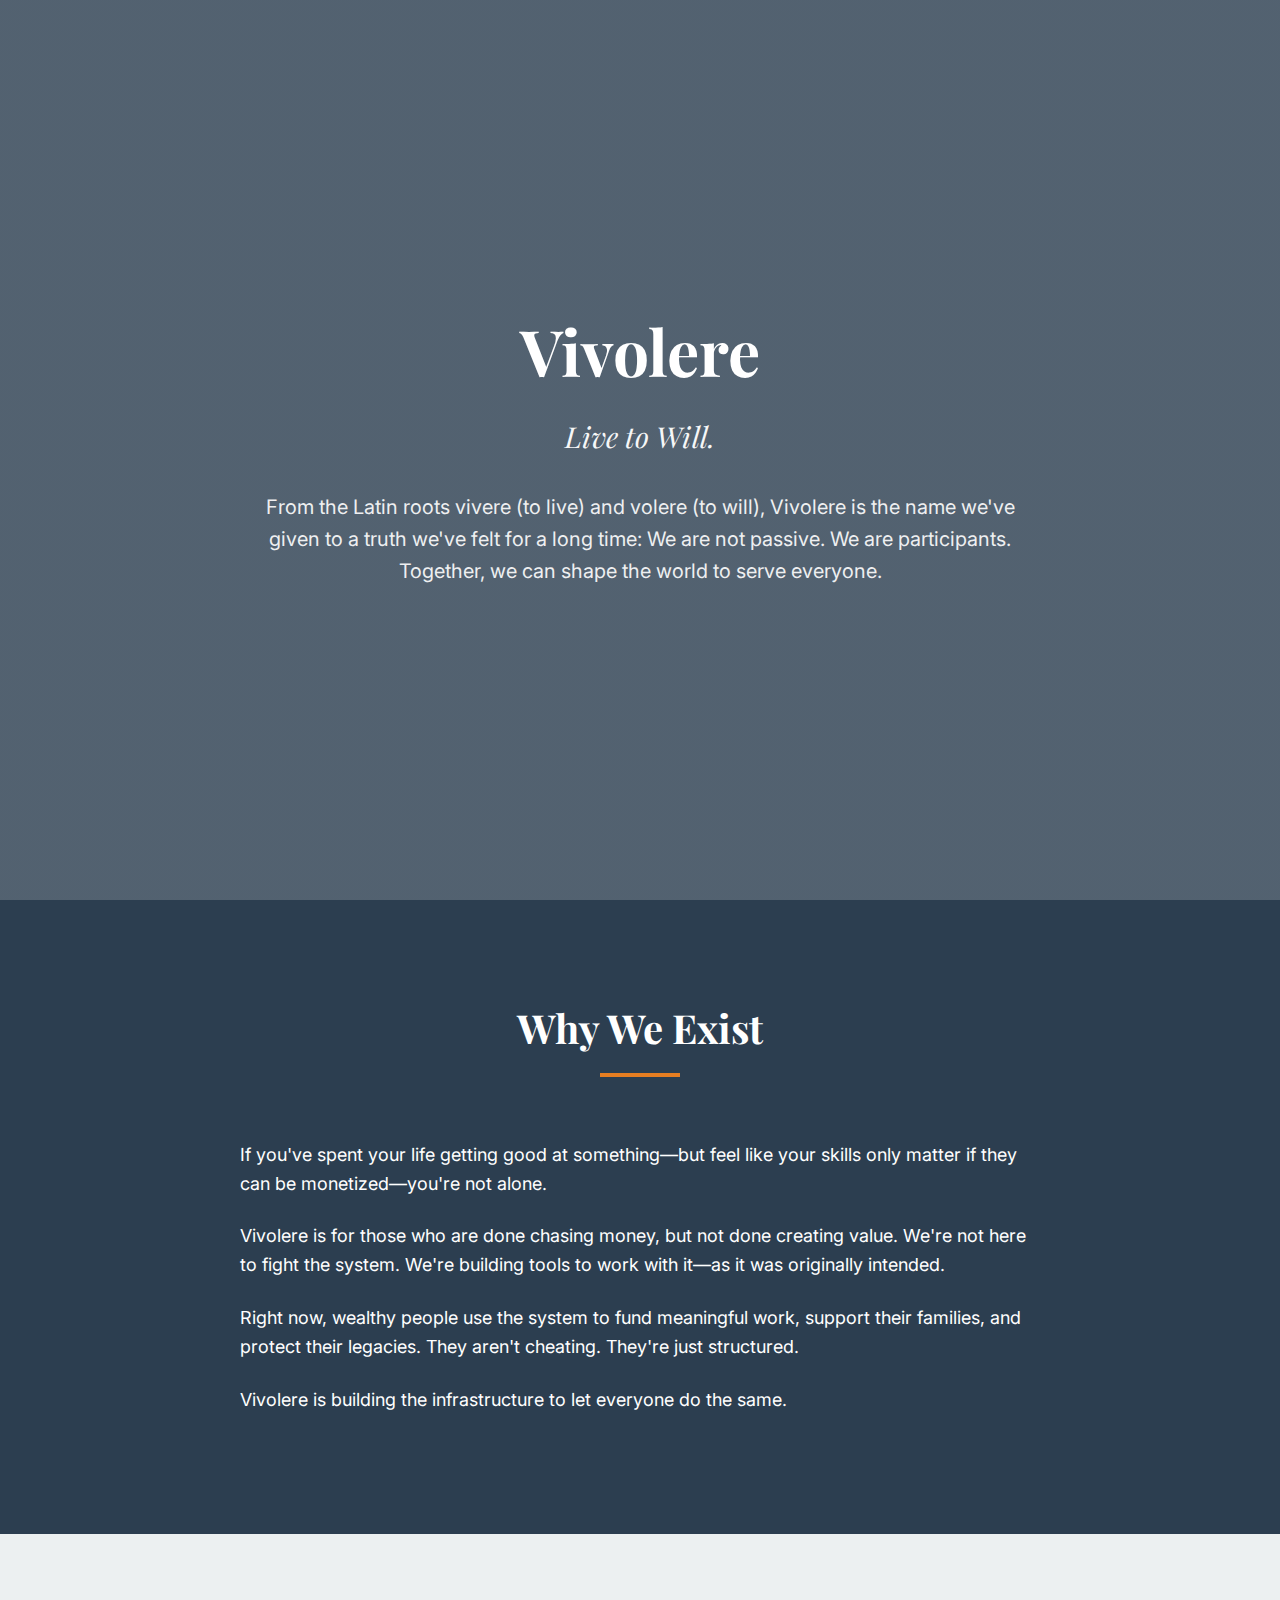
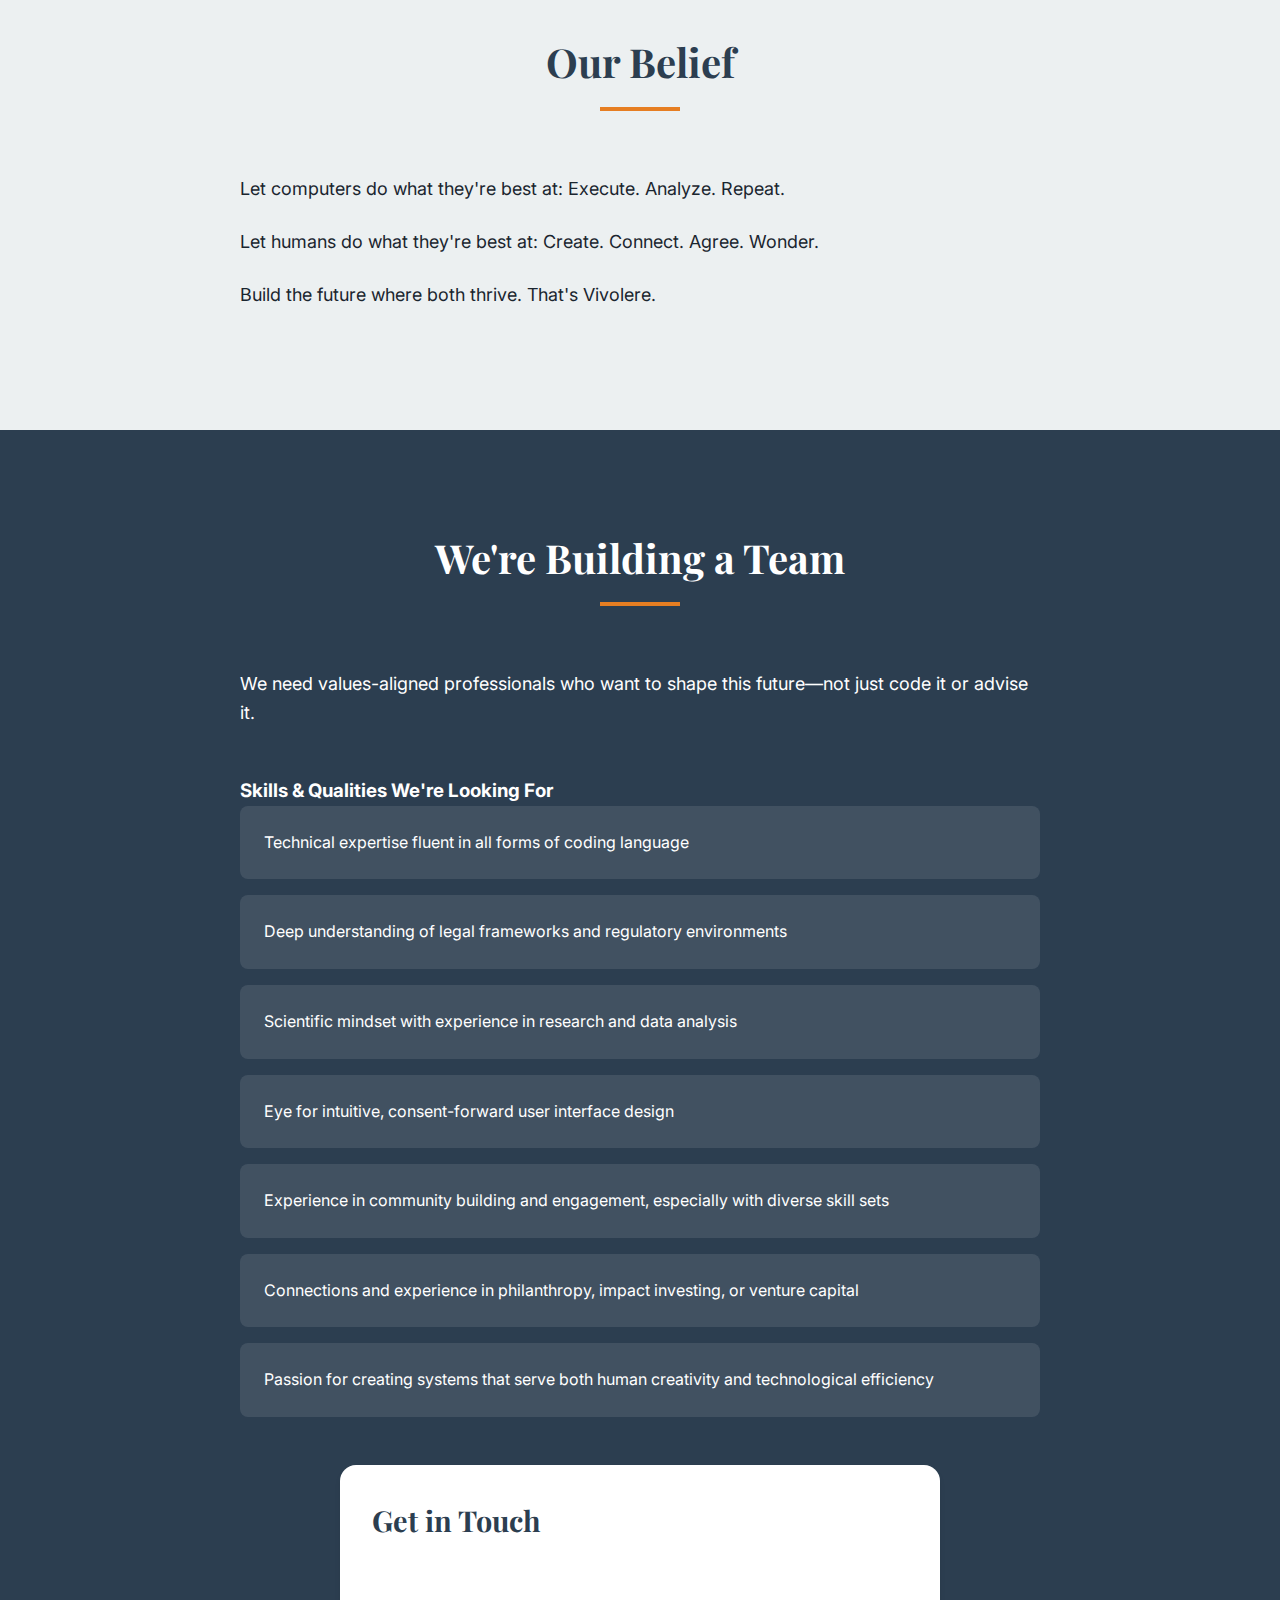
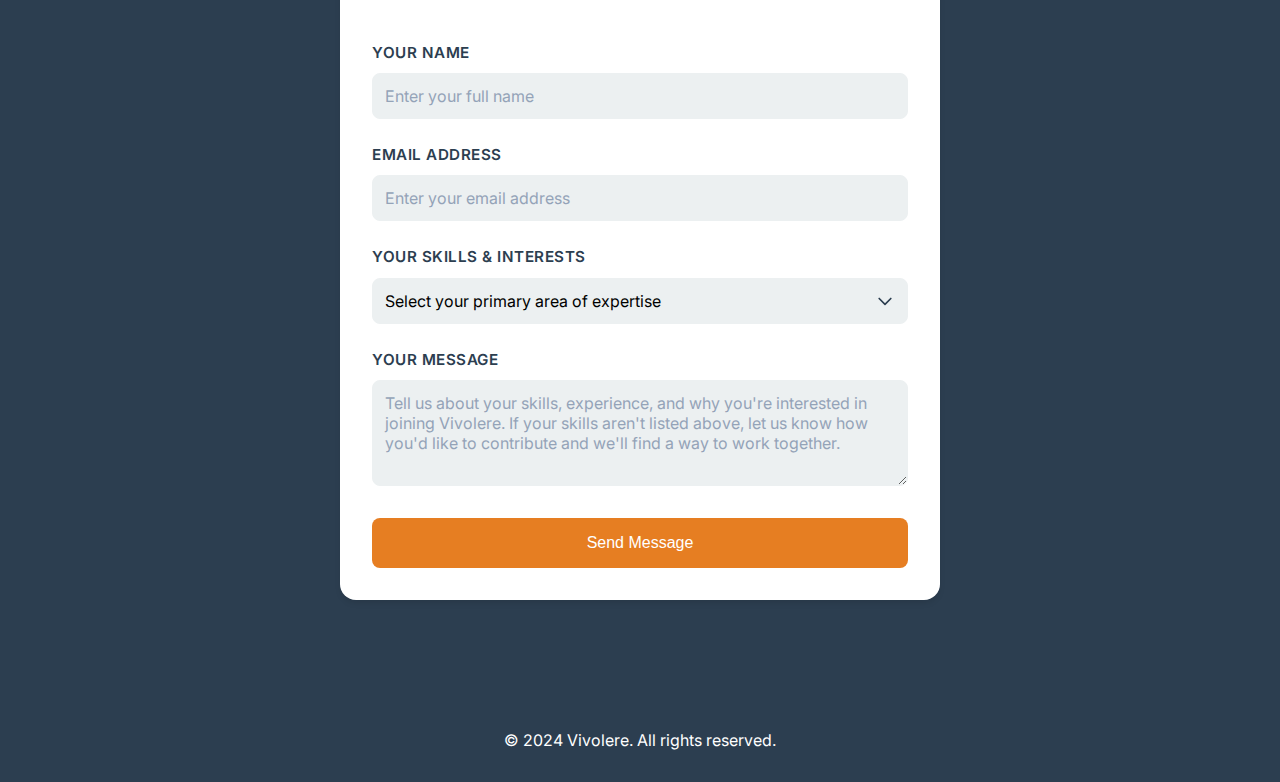
<file: index.html>
<!DOCTYPE html>
<html lang="en">
<head>
    <meta charset="UTF-8">
    <meta name="viewport" content="width=device-width, initial-scale=1.0">
    <title>Vivolere | Live to Will</title>
    <link rel="preconnect" href="https://fonts.googleapis.com">
    <link rel="preconnect" href="https://fonts.gstatic.com" crossorigin>
    <link href="https://fonts.googleapis.com/css2?family=Inter:wght@400;500;600;700&family=Playfair+Display:wght@400;500;600;700&display=swap" rel="stylesheet">
    <style>
        :root {
            --primary: #2C3E50;
            --secondary: #3498DB;
            --accent: #E67E22;
            --light: #ECF0F1;
            --dark: #1A252F;
            --font-main: 'Inter', -apple-system, BlinkMacSystemFont, sans-serif;
            --font-accent: 'Playfair Display', Georgia, serif;
        }
        
        * {
            margin: 0;
            padding: 0;
            box-sizing: border-box;
        }
        
        body {
            font-family: var(--font-main);
            line-height: 1.6;
            color: var(--dark);
            background-color: var(--light);
            overflow-x: hidden;
        }
        
        .container {
            max-width: 1200px;
            margin: 0 auto;
            padding: 0 2rem;
        }
        
        /* Hero Section */
        .hero {
            height: 100vh;
            display: flex;
            align-items: center;
            background: linear-gradient(rgba(44, 62, 80, 0.8), rgba(44, 62, 80, 0.8)), url('https://images.unsplash.com/photo-1451187580459-43490279c0fa?ixlib=rb-1.2.1&auto=format&fit=crop&w=1950&q=80') center/cover no-repeat;
            color: white;
            text-align: center;
        }
        
        .hero-content {
            max-width: 800px;
            margin: 0 auto;
        }
        
        .hero h1 {
            font-family: var(--font-accent);
            font-size: 4rem;
            margin-bottom: 1.5rem;
            line-height: 1.2;
        }
        
        .hero .tagline {
            font-style: italic;
            font-family: var(--font-accent);
            font-size: 1.8rem;
            margin-bottom: 2rem;
            opacity: 0.95;
        }
        
        .hero .subtitle {
            font-size: 1.25rem;
            max-width: 800px;
            margin: 0 auto;
            opacity: 0.9;
        }
        
        /* Sections */
        section {
            padding: 6rem 0;
        }
        
        section:nth-child(even) {
            background-color: var(--primary);
            color: white;
        }
        
        .section-title {
            text-align: center;
            margin-bottom: 4rem;
            position: relative;
        }
        
        .section-title h2 {
            font-family: var(--font-accent);
            font-size: 2.5rem;
            font-weight: 700;
            color: var(--primary);
        }
        
        section:nth-child(even) .section-title h2 {
            color: white;
        }
        
        .section-title::after {
            content: "";
            display: block;
            width: 80px;
            height: 4px;
            background-color: var(--accent);
            margin: 0.8rem auto 0;
        }
        
        section p {
            margin-bottom: 1.5rem;
            font-size: 1.125rem;
            max-width: 800px;
            margin-left: auto;
            margin-right: auto;
        }
        
        /* Roles List */
        .roles {
            max-width: 800px;
            margin: 3rem auto;
        }
        
        .roles ul {
            list-style: none;
        }
        
        .roles li {
            padding: 1.5rem;
            margin-bottom: 1rem;
            background-color: rgba(255, 255, 255, 0.1);
            border-radius: 8px;
            transition: transform 0.3s ease;
        }
        
        .roles li:hover {
            transform: translateX(10px);
        }
        
        /* Contact Form */
        .contact-form {
            max-width: 600px;
            margin: 0 auto;
            padding: 2rem;
            background-color: white;
            border-radius: 1rem;
            box-shadow: 0 4px 6px -1px rgba(0, 0, 0, 0.1);
        }
        
        .contact-form h3 {
            font-family: var(--font-accent);
            font-size: 1.8rem;
            margin-bottom: 1rem;
            color: var(--primary);
        }
        
        .form-group {
            margin-bottom: 1.5rem;
        }
        
        label {
            display: block;
            margin-bottom: 0.5rem;
            font-weight: 600;
            color: var(--primary);
            font-size: 0.95rem;
            text-transform: uppercase;
            letter-spacing: 0.5px;
        }
        
        input,
        select,
        textarea {
            width: 100%;
            padding: 0.75rem;
            border: 1px solid var(--light);
            border-radius: 0.5rem;
            font-family: inherit;
            font-size: 1rem;
            background-color: var(--light);
            transition: all 0.3s ease;
        }
        
        input:focus,
        select:focus,
        textarea:focus {
            outline: none;
            border-color: var(--accent);
            box-shadow: 0 0 0 3px rgba(230, 126, 34, 0.1);
            background-color: white;
        }
        
        input::placeholder,
        textarea::placeholder {
            color: #94a3b8;
        }
        
        select {
            appearance: none;
            background-image: url("data:image/svg+xml,%3Csvg xmlns='http://www.w3.org/2000/svg' fill='none' viewBox='0 0 24 24' stroke='%232C3E50'%3E%3Cpath stroke-linecap='round' stroke-linejoin='round' stroke-width='2' d='M19 9l-7 7-7-7'%3E%3C/path%3E%3C/svg%3E");
            background-repeat: no-repeat;
            background-position: right 0.75rem center;
            background-size: 1.25rem;
            padding-right: 2.5rem;
        }
        
        .submit-btn {
            background-color: var(--accent);
            color: white;
            padding: 1rem 2rem;
            border: none;
            border-radius: 0.5rem;
            font-size: 1rem;
            font-weight: 500;
            cursor: pointer;
            transition: all 0.3s ease;
            width: 100%;
        }
        
        .submit-btn:hover {
            background-color: #d35400;
            transform: translateY(-3px);
        }
        
        /* Footer */
        footer {
            background-color: var(--primary);
            color: white;
            padding: 2rem 0;
            text-align: center;
        }
        
        /* Responsive Design */
        @media (max-width: 768px) {
            .hero h1 {
                font-size: 3rem;
            }
            
            .hero .tagline {
                font-size: 1.5rem;
            }
            
            .hero .subtitle {
                font-size: 1.125rem;
            }
            
            section {
                padding: 4rem 0;
            }
            
            .section-title h2 {
                font-size: 2rem;
            }
            
            .container {
                padding: 0 1rem;
            }
        }
        
        @media (max-width: 480px) {
            .hero h1 {
                font-size: 2.5rem;
            }
            
            .hero {
                padding: 6rem 0;
            }
            
            section {
                padding: 3rem 0;
            }
        }
    </style>
</head>
<body>
    <header class="hero">
        <div class="container">
            <div class="hero-content">
                <h1>Vivolere</h1>
                <p class="tagline">Live to Will.</p>
                <p class="subtitle">From the Latin roots vivere (to live) and volere (to will), Vivolere is the name we've given to a truth we've felt for a long time: We are not passive. We are participants. Together, we can shape the world to serve everyone.</p>
            </div>
        </div>
    </header>

    <section class="why-we-exist">
        <div class="container">
            <div class="section-title">
                <h2>Why We Exist</h2>
            </div>
            <p>If you've spent your life getting good at something—but feel like your skills only matter if they can be monetized—you're not alone.</p>
            <p>Vivolere is for those who are done chasing money, but not done creating value. We're not here to fight the system. We're building tools to work with it—as it was originally intended.</p>
            <p>Right now, wealthy people use the system to fund meaningful work, support their families, and protect their legacies. They aren't cheating. They're just structured.</p>
            <p>Vivolere is building the infrastructure to let everyone do the same.</p>
        </div>
    </section>

    <section class="our-belief">
        <div class="container">
            <div class="section-title">
                <h2>Our Belief</h2>
            </div>
            <p>Let computers do what they're best at: Execute. Analyze. Repeat.</p>
            <p>Let humans do what they're best at: Create. Connect. Agree. Wonder.</p>
            <p>Build the future where both thrive. That's Vivolere.</p>
        </div>
    </section>

    <section class="join-team">
        <div class="container">
            <div class="section-title">
                <h2>We're Building a Team</h2>
            </div>
            <p>We need values-aligned professionals who want to shape this future—not just code it or advise it.</p>
            
            <div class="roles">
                <h3>Skills & Qualities We're Looking For</h3>
                <ul>
                    <li>Technical expertise fluent in all forms of coding language</li>
                    <li>Deep understanding of legal frameworks and regulatory environments</li>
                    <li>Scientific mindset with experience in research and data analysis</li>
                    <li>Eye for intuitive, consent-forward user interface design</li>
                    <li>Experience in community building and engagement, especially with diverse skill sets</li>
                    <li>Connections and experience in philanthropy, impact investing, or venture capital</li>
                    <li>Passion for creating systems that serve both human creativity and technological efficiency</li>
                </ul>
            </div>

            <div class="contact-form">
                <h3>Get in Touch</h3>
                <p>We want to hear from you if this feels like something you've been waiting to find.</p>
                <form action="https://formspree.io/f/mzzrrqjw" method="POST">
                    <div class="form-group">
                        <label for="name">Your Name</label>
                        <input type="text" id="name" name="name" placeholder="Enter your full name" required>
                    </div>
                    
                    <div class="form-group">
                        <label for="email">Email Address</label>
                        <input type="email" id="email" name="email" placeholder="Enter your email address" required>
                    </div>
                    
                    <div class="form-group">
                        <label for="role">Your Skills & Interests</label>
                        <select id="role" name="role" required>
                            <option value="">Select your primary area of expertise</option>
                            <option value="technical">Technical Development & Coding</option>
                            <option value="legal">Legal & Regulatory</option>
                            <option value="scientific">Scientific Research & Analysis</option>
                            <option value="design">User Interface & Experience Design</option>
                            <option value="community">Community Building & Engagement</option>
                            <option value="funding">Philanthropy & Investment</option>
                            <option value="other">Other - Let's Discuss How You Can Help</option>
                        </select>
                    </div>
                    
                    <div class="form-group">
                        <label for="message">Your Message</label>
                        <textarea id="message" name="message" rows="4" placeholder="Tell us about your skills, experience, and why you're interested in joining Vivolere. If your skills aren't listed above, let us know how you'd like to contribute and we'll find a way to work together." required></textarea>
                    </div>
                    
                    <button type="submit" class="submit-btn">Send Message</button>
                </form>
            </div>
        </div>
    </section>

    <footer>
        <div class="container">
            <p>&copy; 2024 Vivolere. All rights reserved.</p>
        </div>
    </footer>
</body>
</html>
</file>
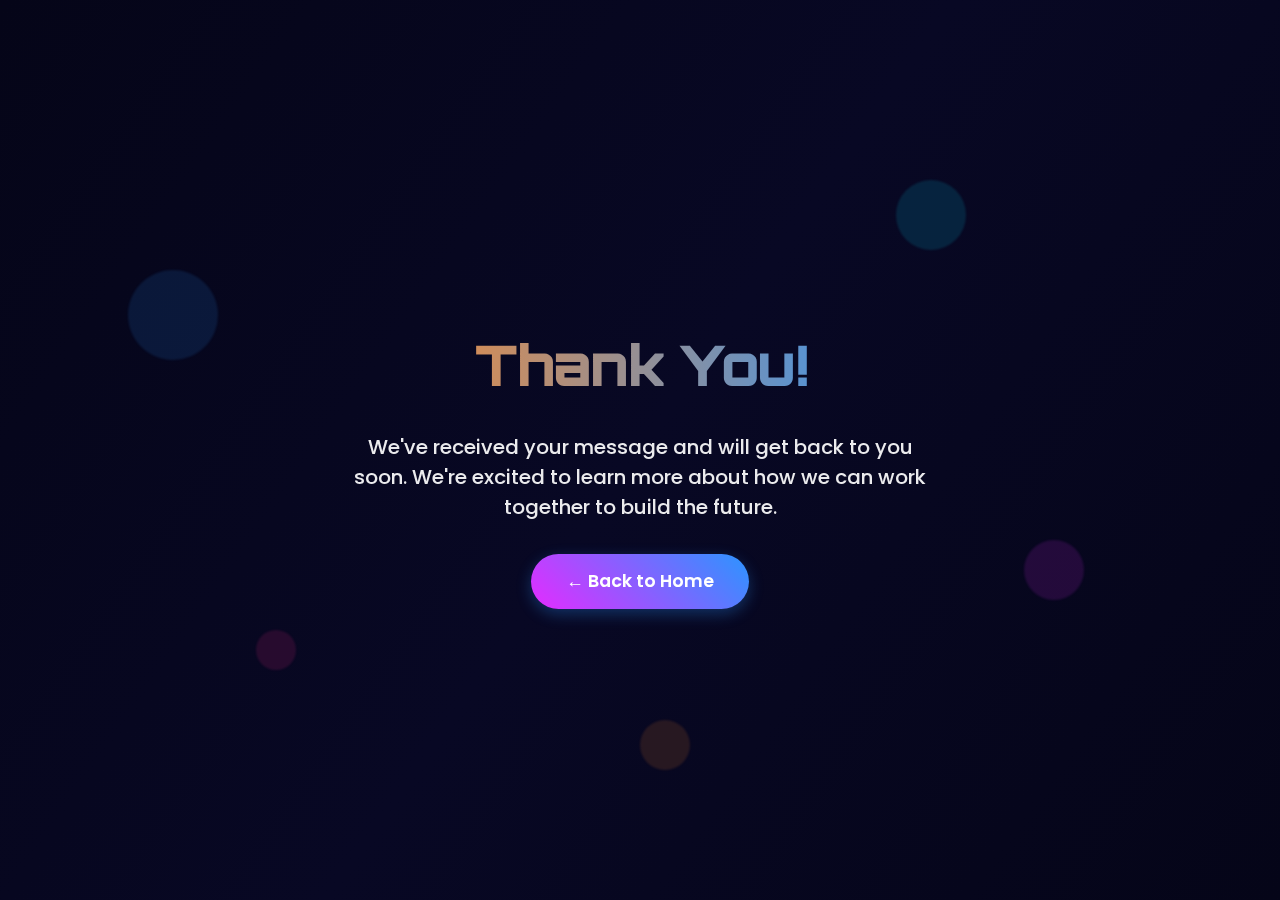
<file: thanks.html>
<!DOCTYPE html>
<html lang="en">
<head>
    <meta charset="UTF-8">
    <meta name="viewport" content="width=device-width, initial-scale=1.0">
    <title>Thank You - Vivolere</title>
    <style>
        @import url('https://fonts.googleapis.com/css2?family=Orbitron:wght@400;700;900&family=Poppins:wght@300;400;600;700&display=swap');
        :root {
            --neon-purple: #e42bff;
            --neon-blue: #2b95ff;
            --neon-teal: #00e1ff;
            --neon-orange: #ff8a2b;
            --neon-pink: #ff2b8a;
            --dark-bg: #050518;
        }
        html, body {
            height: 100%;
        }
        body {
            min-height: 100vh;
            background: linear-gradient(125deg, #050518, #080824, #050518);
            color: white;
            font-family: 'Poppins', sans-serif;
            margin: 0;
            display: flex;
            align-items: center;
            justify-content: center;
            position: relative;
            overflow: hidden;
        }
        .bg-particles {
            position: fixed;
            top: 0; left: 0; width: 100vw; height: 100vh;
            pointer-events: none;
            z-index: 0;
            overflow: hidden;
        }
        .bg-particle {
            position: absolute;
            border-radius: 50%;
            opacity: 0.13;
            filter: blur(1px);
            animation: float 8s infinite alternate;
        }
        .bg-particle.blue {
            background: var(--neon-blue);
            width: 90px; height: 90px; left: 10vw; top: 30vh;
            animation-delay: 0s;
        }
        .bg-particle.purple {
            background: var(--neon-purple);
            width: 60px; height: 60px; left: 80vw; top: 60vh;
            animation-delay: 2s;
        }
        .bg-particle.orange {
            background: var(--neon-orange);
            width: 50px; height: 50px; left: 50vw; top: 80vh;
            animation-delay: 1s;
        }
        .bg-particle.teal {
            background: var(--neon-teal);
            width: 70px; height: 70px; left: 70vw; top: 20vh;
            animation-delay: 3s;
        }
        .bg-particle.pink {
            background: var(--neon-pink);
            width: 40px; height: 40px; left: 20vw; top: 70vh;
            animation-delay: 4s;
        }
        @keyframes float {
            0% { transform: translateY(0) scale(1); opacity: 0.13; }
            50% { transform: translateY(-30px) scale(1.1); opacity: 0.18; }
            100% { transform: translateY(0) scale(1); opacity: 0.13; }
        }
        .thank-you {
            min-height: 100vh;
            display: flex;
            align-items: center;
            justify-content: center;
            text-align: center;
            width: 100vw;
            z-index: 1;
            position: relative;
        }
        .thank-you h1 {
            font-family: 'Orbitron', sans-serif;
            font-size: 3.5rem;
            margin-bottom: 2rem;
            background: linear-gradient(90deg, var(--neon-orange), var(--neon-blue));
            -webkit-background-clip: text;
            background-clip: text;
            color: transparent;
            font-weight: 900;
            letter-spacing: -1px;
        }
        .thank-you p {
            font-size: 1.25rem;
            max-width: 600px;
            margin: 0 auto 2rem;
            opacity: 0.92;
            font-weight: 500;
        }
        .back-link {
            display: inline-block;
            color: white;
            background: linear-gradient(45deg, var(--neon-purple), var(--neon-blue));
            text-decoration: none;
            font-weight: 600;
            padding: 0.9rem 2.2rem;
            border-radius: 30px;
            font-size: 1.1rem;
            box-shadow: 0 5px 15px rgba(43, 149, 255, 0.3);
            transition: all 0.3s ease;
            border: none;
        }
        .back-link:hover {
            background: linear-gradient(45deg, var(--neon-orange), var(--neon-pink));
            color: white;
            transform: translateY(-3px) scale(1.04);
            box-shadow: 0 8px 25px rgba(228, 43, 255, 0.3);
        }
        @media (max-width: 768px) {
            .thank-you h1 {
                font-size: 2.2rem;
            }
            .thank-you p {
                font-size: 1.05rem;
            }
        }
    </style>
</head>
<body>
    <div class="bg-particles">
        <div class="bg-particle blue"></div>
        <div class="bg-particle purple"></div>
        <div class="bg-particle orange"></div>
        <div class="bg-particle teal"></div>
        <div class="bg-particle pink"></div>
    </div>
    <div class="thank-you">
        <div class="container">
            <h1>Thank You!</h1>
            <p>We've received your message and will get back to you soon. We're excited to learn more about how we can work together to build the future.</p>
            <a href="index.html" class="back-link">← Back to Home</a>
        </div>
    </div>
</body>
</html>
</file>
